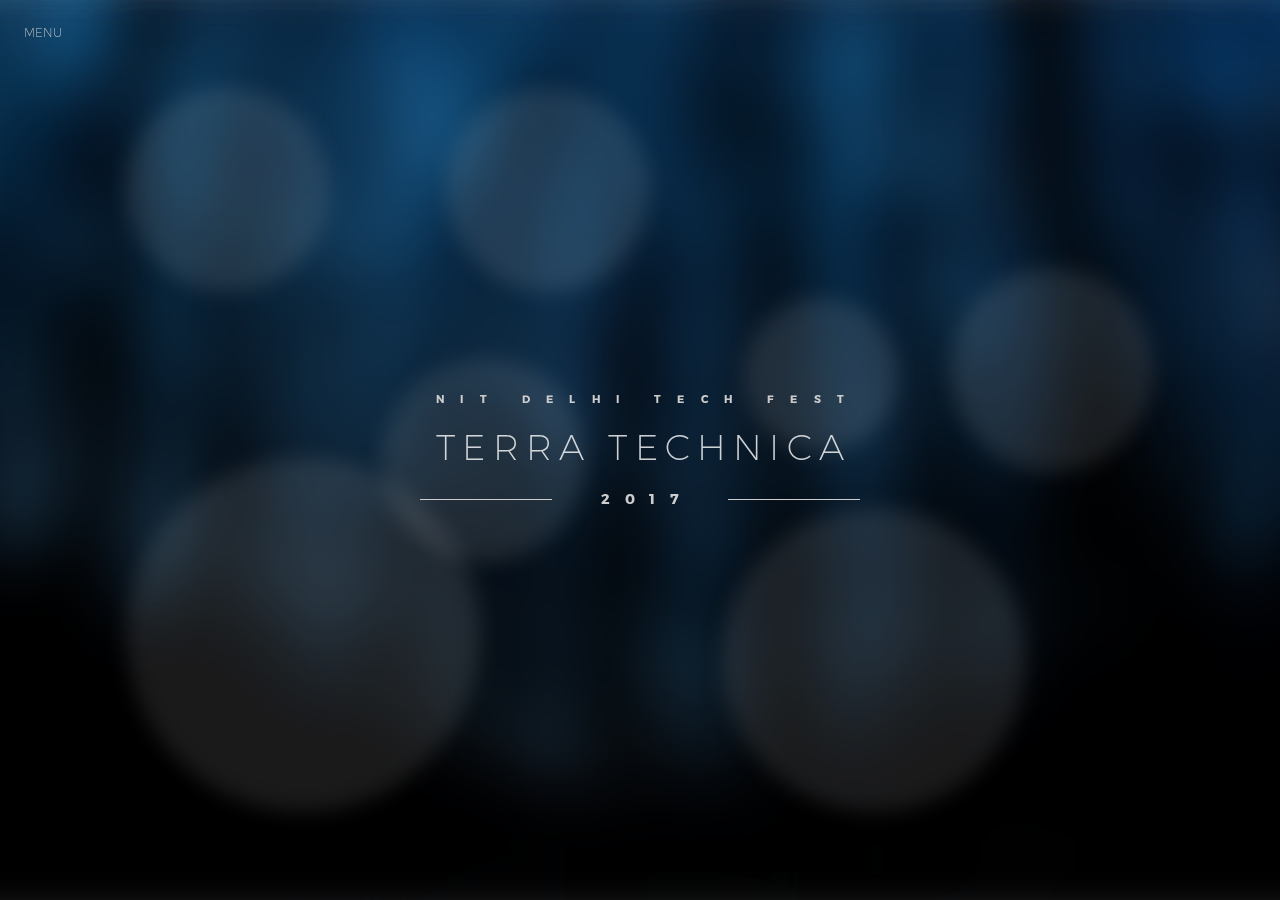
<file: index.html>
<!DOCTYPE html>

<html lang="en">
    <head>
        <meta charset="utf-8">
        <title>Terra Technica 2017</title>
        <meta name="viewport" content="width=device-width, initial-scale=1.0, user-scalable=no">
        
        <link rel="stylesheet" href="stylesheets/fonts.css">
        <link rel="stylesheet" href="stylesheets/reset.css">
        <link rel="stylesheet" href="stylesheets/animation.css">
        <link rel="stylesheet" href="stylesheets/main.css">
	</head>
    
    <body>
        <!-- Background -->

        <section class="bg">
            <div class="circle circle-1"></div>
            <div class="circle circle-2"></div>
            <div class="circle circle-3"></div>
            <div class="circle circle-4"></div>
            <div class="circle circle-5"></div>
            <div class="circle circle-hide-1 circle-6"></div>
            <div class="circle circle-hide-2 circle-7"></div>
        </section>

        <!-- Logo -->

        <section class="full-page v-center-wrap h-center-wrap" id="main-section">
            <div class="v-center-box logo">
                <div>NIT Delhi Tech Fest</div>
                <h1>Terra Technica</h1>
                <div class="strike"><span class="year">2017</span></div>
            </div>
            <small class="menu-btn" id="nav-btn">Menu</small>
        </section>

        <!-- Nav -->

        <nav class="full-page overlay h-center-wrap v-center-wrap primary-nav" id='primary-nav'>
            <div class="v-center-box">
                <ul>
                    <li><a href="index.html">Home</a></li>
                    <li>About Us</li>
                    <li><a href="event.html">Events</a></li>
                    <li><a href="initiative.html">Initiative</a></li>
                </ul>
            </div>
            <small id="nav-close-btn">Close</small>
        </nav>

        <script src="scripts/main.js"></script>
	</body>
</html>
</file>
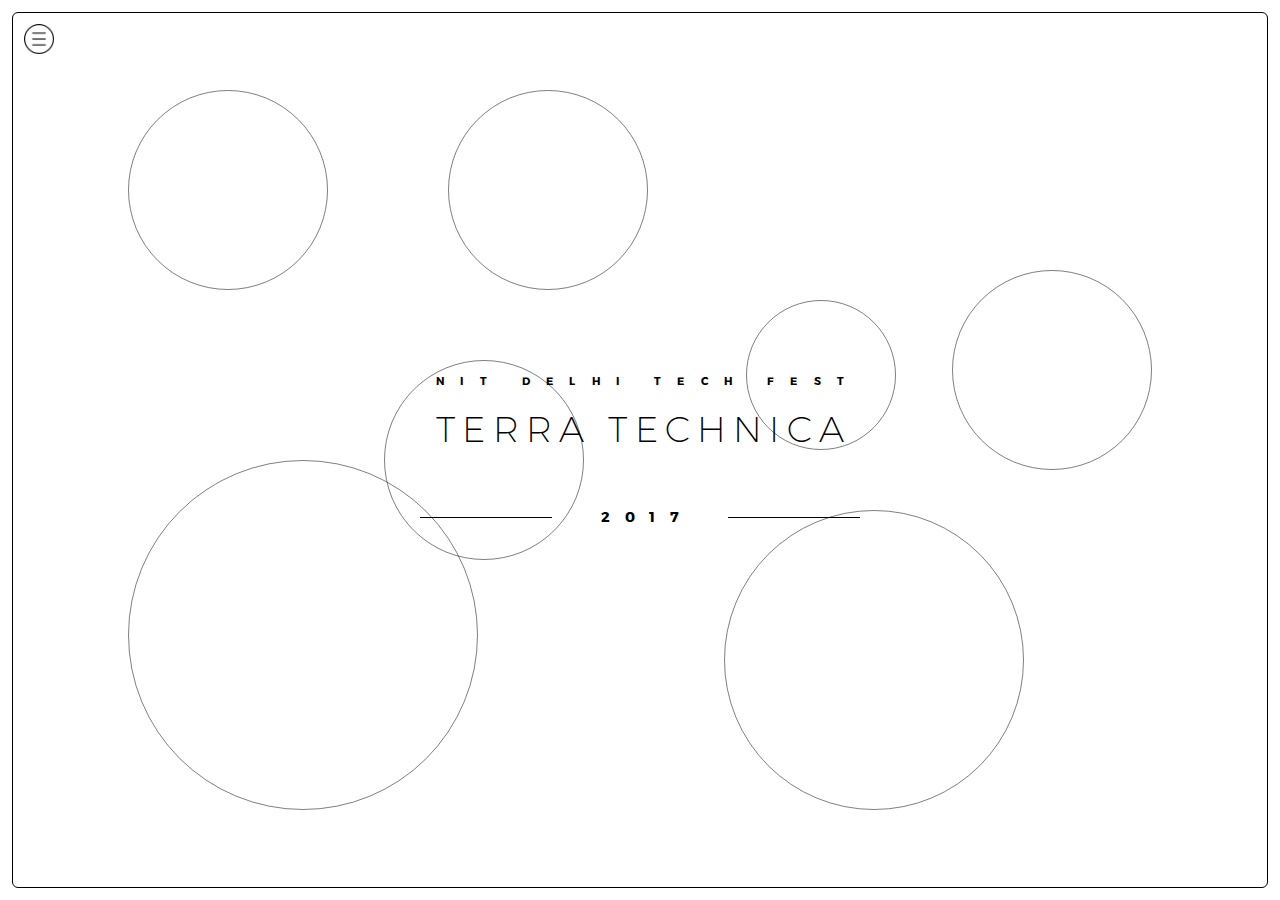
<file: Techfest-Black/index.html>
<!DOCTYPE html>

<html>
	<head>
		<meta charset="utf-8">
		<title>Terra Technica 2017</title>
		<meta name="viewport" content="width=device-width, initial-scale=1, user-scalable=no">

		<link rel="stylesheet" href="stylesheets/fonts.css">
		<link rel="stylesheet" href="stylesheets/reset.css">
		<link rel="stylesheet" href="stylesheets/animation.css">
		<link rel="stylesheet" href="stylesheets/style.css">
	</head>

	<body>
		<!-- Background -->

        <section class="bg-wrap full-page">
        	<div class="bg full-page">
        		<div class="circle circle-1"></div>
            	<div class="circle circle-2"></div>
	            <div class="circle circle-3"></div>
	            <div class="circle circle-4"></div>
	            <div class="circle circle-5"></div>
	            <div class="circle circle-hide-1 circle-6"></div>
	            <div class="circle circle-hide-2 circle-7"></div>
        	</div>
        </section>

        <!-- Home -->

        <section class="full-page v-center-wrap h-center-wrap">
         	<div class="v-center-box logo">
         		<div>NIT Delhi Tech Fest</div>
         		<h1>Terra Technica</h1>
         		<div class="strike"><span class="year">2017</span></div>
         	</div>
         	<img id="nav-show-icon" class="icon" src="assets/icons/menu.png">
         </section>

        <!-- Navigation -->

        <nav id="nav" class="primary-nav overlay full-page h-center-wrap">
        	<div class="nav-wrap v-center-wrap full-page">
	        	<ul class="v-center-box">
	        		<li>About</li>
	        		<li>Events</li>
	        		<li id="initiative-link">Initiative</li>
	        	</ul>
	        </div>
        	<img id="nav-hide-icon" class="icon" src="assets/icons/cross.png">
        </nav>

         <!-- Event Overlay -->

         <section class="event-page overlay full-page">
     		<section class="event-details">
        		<div class="event-details-wrap h-center">
	         		<h2>Event Title</h2>
	         		<p>
	         			This is a brief description of the event. It is supposed to give
	         			a general overview of the event and let the reader know what it is
	         			and what it is about.
	         		</p>
	         		<h3>Timings</h3>
	         		<p>
	         			Monday, 21st March<br>
	         			11:00 - 12:00
	         		</p>
	         		<h3>Rules</h3>
	         		<p>
	         			This is a detailed description of the event. It should specify each and
	         			every detail about the event. This can be long, and can be broken up
	         			into multiple paragraphs.
	         		</p>
	         		<p>
	         			This is the second paragraph. It contains further rules, and I'm just
	         			writing all this to full up space, so that this paragraph can be bigger.
	         		</p>
	         		<p>
	         			It can also contiain lists
	         		</p>
	         		<ul>
	         			<li>
	         				This is rule one.
	         			</li>
	         			<li>
	         				Another rule in the list.
	         			</li>
	         			<li>
	         				Rule three.
	         			</li>
	         		</ul>
	         		<h3>Contact</h3>
	         		<p>
	         			Pappu<br>
	         			9999911111
	         		</p>
	         	</div>
         		<a class="register-btn">Register</a>
         	</section>
         	<div class="event-image-wrap"><div class="event-image"></div></div>
        </section>

        <!-- Full Layout -->

        <section id="full-layout" class="overlay full-page">
        	<div id="full-layout-bg" class="background"></div>
        	<article class="container h-center">
        		<h1 class="h-center-wrap">Initiative</h1>
        		<h3>
        			You must be the change you want to see in the world.
        		</h3>
        		<p>
	                We, at NIT Delhi, aim to bring about the betterment in society by creating
	                positive change - however small or big the change may be. Keeping this in mind,
	                the Social Reformation Cell of NIT Delhi has taken an initiative - UDAAN,
	                which started on the 20th December, 2016.
	            </p>
	            <p>
	                Under UDAAN, we help to provide education to children who would otherwise be
	                unable to pay for school fees and are also currently living in slums.
	            </p>
	            <p>
	                As concerned citizens, we need to do something about this issue; something
	                meaningful, something concrete and something urgently. Because as a society,
	                we must realize that children are the future of our country and education
	                is the key to success.
	            </p>
        	</article>
        	<img id="full-layout-hide-icon" class="icon" src="assets/icons/cross.png">
        </section>

        <script src="scripts/three.js"></script>
        <script src="scripts/app.js"></script>
	</body>
</html>
</file>
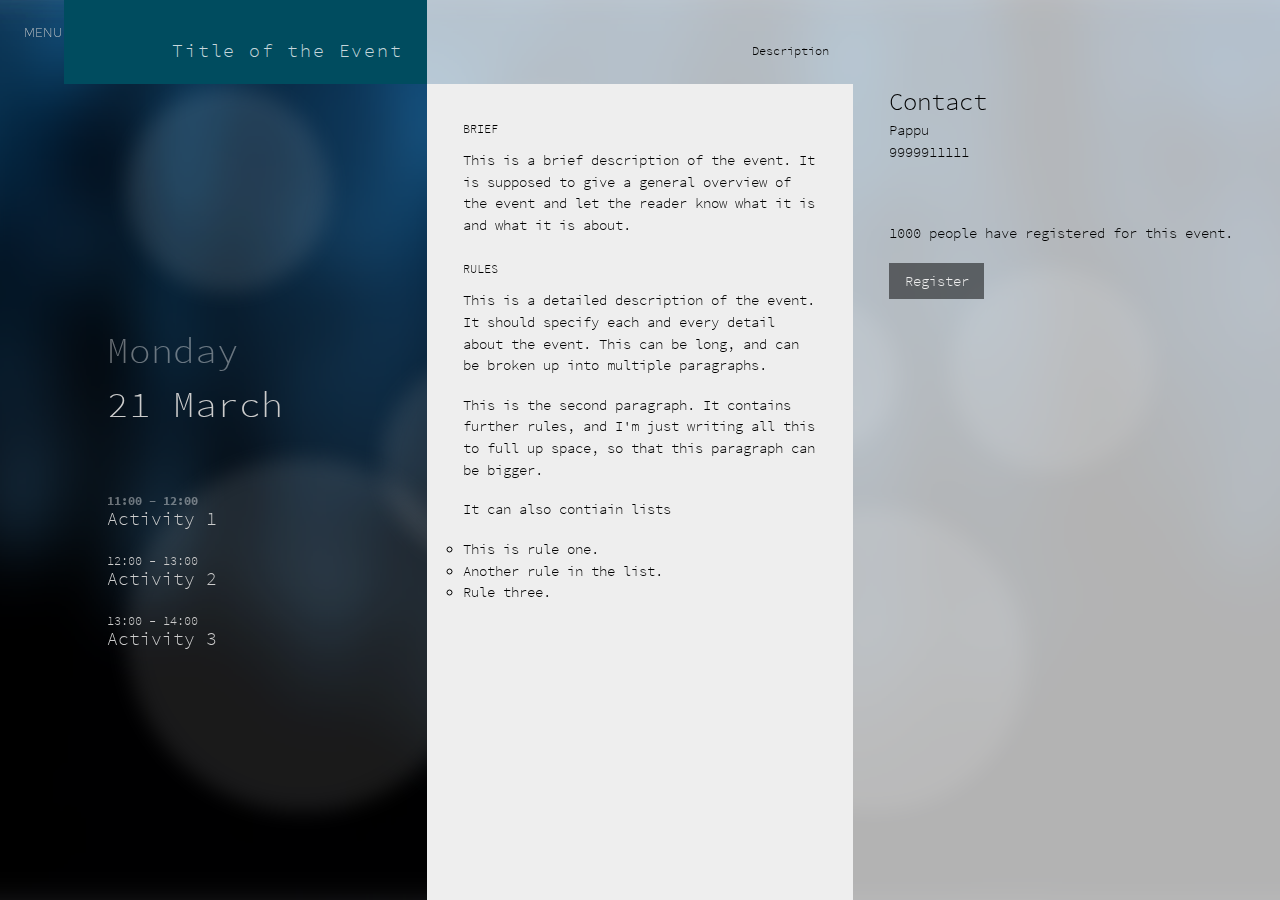
<file: event.html>
<!DOCTYPE html>

<html lang="en">
    <head>
        <meta charset="utf-8">
        <title>Terra Technica 2017</title>
        <meta name="viewport" content="width=device-width, initial-scale=1.0, user-scalable=no">
        
        <link rel="stylesheet" href="stylesheets/fonts.css">
        <link rel="stylesheet" href="stylesheets/reset.css">
        <link rel="stylesheet" href="stylesheets/animation.css">
        <link rel="stylesheet" href="stylesheets/main.css">
	</head>
    
    <body>
        <!-- Background -->

        <section class="bg">
            <div class="circle circle-1"></div>
            <div class="circle circle-2"></div>
            <div class="circle circle-3"></div>
            <div class="circle circle-4"></div>
            <div class="circle circle-5"></div>
            <div class="circle circle-hide-1 circle-6"></div>
            <div class="circle circle-hide-2 circle-7"></div>
        </section>

        <div class="full-page clearfix" id="main-section">

            <!--Title Section-->

            <section class="col-1-3 v-center-wrap left-pane-wrap">
                <div class="title-box title-box--first">
                    <h1 class="title-box--text">Title of the Event</h1>
                </div>

                <div class="v-center-box left-pane">
                    <div class="day">Monday</div>
                    <div class="date">21 March</div>

                    <div class="space-top time">11:00 - 12:00</div>
                    <div class="activity">Activity 1</div>
                    <div class="space-top-small">12:00 - 13:00</div>
                    <div class="activity">Activity 2</div>
                    <div class="space-top-small">13:00 - 14:00</div>
                    <div class="activity">Activity 3</div>
                </div>
            </section>

            <!--Description Section-->

            <section class="col-1-3 middle-pane">
                <div class="title-box">
                    <div class="title-box--text">
                        Description
                    </div>
                </div>

                <div class="full-page content">
                    <h4>Brief</h4>
                    <p>
                        This is a brief description of the event. It is supposed to give
                        a general overview of the event and let the reader know what it is
                        and what it is about.
                    </p>

                    <h4 class="space-top-small">Rules</h4>
                    <p>
                        This is a detailed description of the event. It should specify each and
                        every detail about the event. This can be long, and can be broken up
                        into multiple paragraphs.
                    </p>
                    <p class="space-para">
                        This is the second paragraph. It contains further rules, and I'm just
                        writing all this to full up space, so that this paragraph can be bigger.
                    </p>
                    <p class="space-para">It can also contiain lists</p>
                    <ul class="space-para">
                        <li>
                            This is rule one.
                        </li>
                        <li>
                            Another rule in the list.
                        </li>
                        <li>
                            Rule three.
                        </li>
                    </ul>
                </div>
            </section>

            <!--Extra Info Section-->

            <section class="col-1-3 right-pane">
                <h2>Contact</h2>
                <p>Pappu</p>
                <p>9999911111</p>

                <p class="space-top">
                    1000 people have registered for this event.
                </p>
                <a class="btn btn-cta space-para">Register</a>
            </section>
        </div>

        <small class="menu-btn" id="nav-btn">Menu</small>

        <!-- Nav -->

        <nav class="full-page overlay h-center-wrap v-center-wrap primary-nav" id='primary-nav'>
            <div class="v-center-box">
                <ul>
                    <li><a href="index.html">Home</a></li>
                    <li>About Us</li>
                    <li><a href="event.html">Events</a></li>
                    <li><a href="initiative.html">Initiative</a></li>
                </ul>
            </div>
            <small id="nav-close-btn">Close</small>
        </nav>

        <script src="scripts/main.js"></script>
	</body>
</html>
</file>
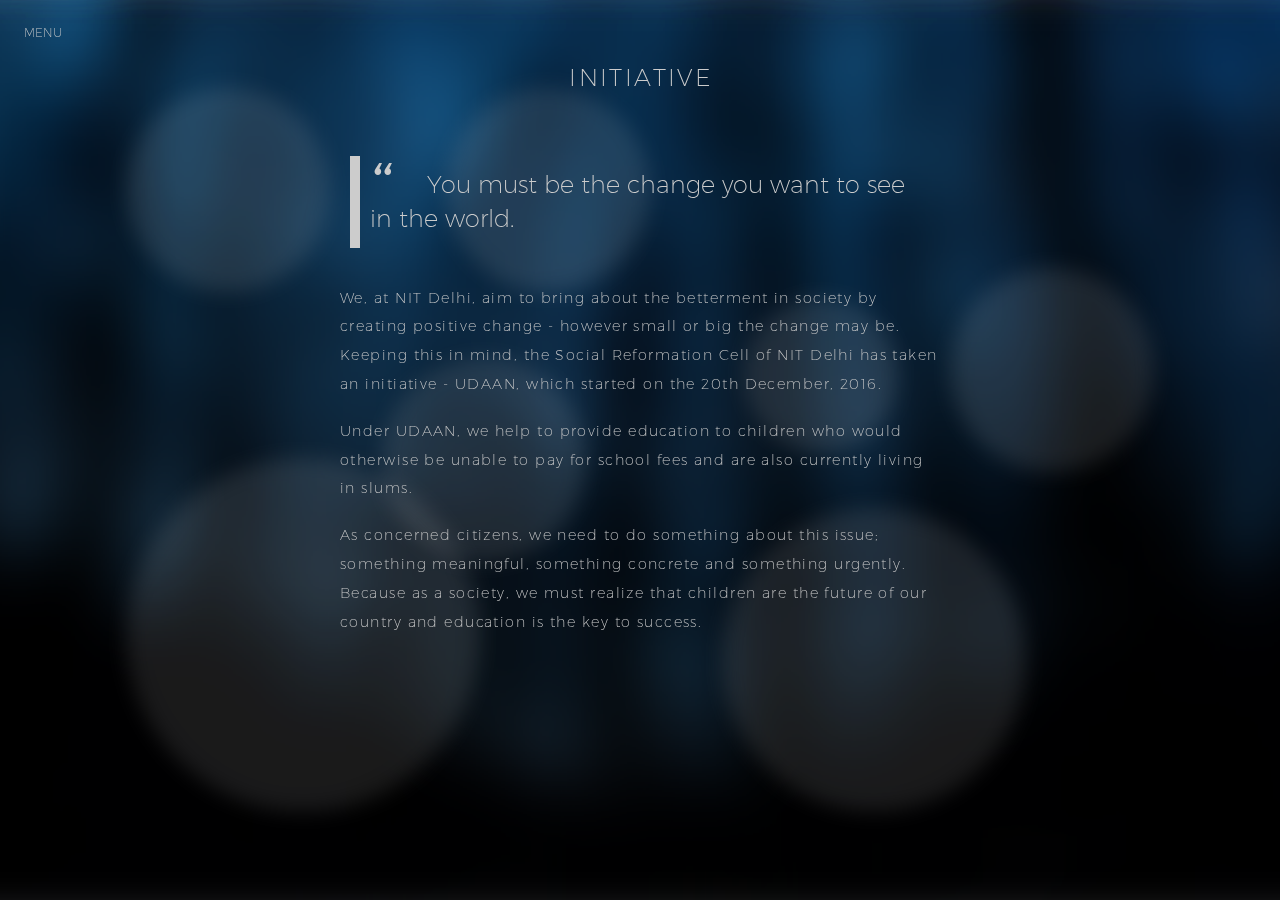
<file: initiative.html>
<!DOCTYPE html>

<html lang="en">
    <head>
        <meta charset="utf-8">
        <title>Terra Technica 2017</title>
        <meta name="viewport" content="width=device-width, initial-scale=1.0, user-scalable=no">
        
        <link rel="stylesheet" href="stylesheets/fonts.css">
        <link rel="stylesheet" href="stylesheets/reset.css">
        <link rel="stylesheet" href="stylesheets/animation.css">
        <link rel="stylesheet" href="stylesheets/main.css">
	</head>
    
    <body>
        <!-- Background -->

        <section class="bg">
            <div class="circle circle-1"></div>
            <div class="circle circle-2"></div>
            <div class="circle circle-3"></div>
            <div class="circle circle-4"></div>
            <div class="circle circle-5"></div>
            <div class="circle circle-hide-1 circle-6"></div>
            <div class="circle circle-hide-2 circle-7"></div>
        </section>

        <section class="container h-center alt-font" id="main-section">
            <h2 class="h-center-wrap caps">Initiative</h2>
            <blockquote class="space-top">
                You must be the change you want to see in the world.
            </blockquote>
            <p>
                We, at NIT Delhi, aim to bring about the betterment in society by creating
                positive change - however small or big the change may be. Keeping this in mind,
                the Social Reformation Cell of NIT Delhi has taken an initiative - UDAAN,
                which started on the 20th December, 2016.
            </p>
            <p class="space-para">
                Under UDAAN, we help to provide education to children who would otherwise be
                unable to pay for school fees and are also currently living in slums.
            </p>
            <p class="space-para">
                As concerned citizens, we need to do something about this issue; something
                meaningful, something concrete and something urgently. Because as a society,
                we must realize that children are the future of our country and education
                is the key to success.
            </p>
        </section>

        <small class="menu-btn" id="nav-btn">Menu</small>

        <!-- Nav -->

        <nav class="full-page overlay h-center-wrap v-center-wrap primary-nav" id='primary-nav'>
            <div class="v-center-box">
                <ul>
                    <li><a href="index.html">Home</a></li>
                    <li>About Us</li>
                    <li><a href="event.html">Events</a></li>
                    <li><a href="initiative.html">Initiative</a></li>
                </ul>
            </div>
            <small id="nav-close-btn">Close</small>
        </nav>

        <script src="scripts/main.js"></script>
	</body>
</html>
</file>
<file: stylesheets/fonts.css>
@font-face {
	font-family: 'Source Code Pro';
	font-weight: 200;
	font-style: normal;
	src: url('../assets/fonts/Source_Code_Pro/SourceCodePro-ExtraLight.ttf') format('truetype');
}

@font-face {
	font-family: 'Source Code Pro';
	font-weight: 300;
	font-style: normal;
	src: url('../assets/fonts/Source_Code_Pro/SourceCodePro-Light.ttf') format('truetype');
}

@font-face {
	font-family: 'Source Code Pro';
	font-weight: 400;
	font-style: normal;
	src: url('../assets/fonts/Source_Code_Pro/SourceCodePro-Regular.ttf') format('truetype');
}

@font-face {
	font-family: 'Source Code Pro';
	font-weight: 500;
	font-style: normal;
	src: url('../assets/fonts/Source_Code_Pro/SourceCodePro-Medium.ttf') format('truetype');
}

@font-face {
	font-family: 'Source Code Pro';
	font-weight: 600;
	font-style: normal;
	src: url('../assets/fonts/Source_Code_Pro/SourceCodePro-Semibold.ttf') format('truetype');
}

@font-face {
	font-family: 'Source Code Pro';
	font-weight: 700;
	font-style: normal;
	src: url('../assets/fonts/Source_Code_Pro/SourceCodePro-Bold.ttf') format('truetype');
}

@font-face {
	font-family: 'Source Code Pro';
	font-weight: 900;
	font-style: normal;
	src: url('../assets/fonts/Source_Code_Pro/SourceCodePro-Black.ttf') format('truetype');
}

@font-face {
	font-family: 'Montserrat';
	font-weight: 100;
	font-style: normal;
	src: url('../assets/fonts/montserrat/Montserrat-Hairline.otf') format('opentype');
}

@font-face {
	font-family: 'Montserrat';
	font-weight: 200;
	font-style: normal;
	src: url('../assets/fonts/montserrat/Montserrat-UltraLight.otf') format('opentype');
}

@font-face {
	font-family: 'Montserrat';
	font-weight: 300;
	font-style: normal;
	src: url('../assets/fonts/montserrat/Montserrat-Light.otf') format('opentype');
}
@font-face {
	font-family: 'Montserrat';
	font-weight: 400;
	font-style: normal;
	src: url('../assets/fonts/montserrat/Montserrat-Regular.otf') format('opentype');
}

@font-face {
	font-family: 'Montserrat';
	font-weight: 600;
	font-style: normal;
	src: url('../assets/fonts/montserrat/Montserrat-SemiBold.otf') format('opentype');
}

@font-face {
	font-family: 'Montserrat';
	font-weight: 700;
	font-style: normal;
	src: url('../assets/fonts/montserrat/Montserrat-Bold.otf') format('opentype');
}

@font-face {
	font-family: 'Montserrat';
	font-weight: 800;
	font-style: normal;
	src: url('../assets/fonts/montserrat/Montserrat-ExtraBold.otf') format('opentype');
}

@font-face {
	font-family: 'Montserrat';
	font-weight: 900;
	font-style: normal;
	src: url('../assets/fonts/montserrat/Montserrat-Black.otf') format('opentype');
}
</file>
<file: stylesheets/animation.css>
@keyframes motion-1 {
    0% {
        -webkit-transform: translate3d( 0, 0, 0 ), scale( 1 );
                transform: translate3d( 0, 0, 0 ), scale( 1 );
        opacity: 0.2;
    }
    25% {
        -webkit-transform: translate3d( 5%, 5%, 0), scale( 1.1 );
                transform: translate3d( 5%, 5%, 0), scale( 1.1 );
    }
    50% {
        -webkit-transform: translate3d( -5%, 5%, 0 ) scale( 1.2 );
                transform: translate3d( -5%, 5%, 0 ) scale( 1.2 );
        opacity: 0.1;
    }
    75% {
        -webkit-transform: translate3d( -5%, -5%, 0) scale( 1.1 );
                transform: translate3d( -5%, -5%, 0) scale( 1.1 );
    }
    100% {
        -webkit-transform: translate3d( 0, 0, 0 ) scale( 1 );
                transform: translate3d( 0, 0, 0 ) scale( 1 );
        opacity: 0.2;
    }
}

@keyframes motion-2 {
    0% {
        -webkit-transform: translate3d( 0, 0, 0 ), scale( 1 );
                transform: translate3d( 0, 0, 0 ), scale( 1 );
        opacity: 0.1;
    }
    20% {
        -webkit-transform: translate3d( 5%, 5%, 0), scale( 0.9 );
                transform: translate3d( 5%, 5%, 0), scale( 0.9 );
    }
    60% {
        -webkit-transform: translate3d( 5%, -5%, 0 ) scale( 0.8 );
                transform: translate3d( 5%, -5%, 0 ) scale( 0.8 );
        opacity: 0.2;
    }
    80% {
        -webkit-transform: translate3d( -5%, -5%, 0) scale( 0.9 );
                transform: translate3d( -5%, -5%, 0) scale( 0.9 );
    }
    100% {
        -webkit-transform: translate3d( 0, 0, 0 ) scale( 1 );
                transform: translate3d( 0, 0, 0 ) scale( 1 );
        opacity: 0.1;
    }
}
</file>
<file: stylesheets/main.css>
/*----------------------------------------------------------------.
|                       General Styles                            |
`----------------------------------------------------------------*/

html,
body {
    width: 100%;
    height: 100%;
    font: 300 12px/18px 'Source Code Pro', 'Consolas', 'Monaco', monospace;
    color: #ccc;
}

a {
    cursor: pointer;
    text-decoration: none;
    color: inherit;
}

.blur {
    -webkit-filter: blur( 50px );
            filter: blur( 50px );
    transition: all 500ms ease-in-out;
}

/*----------------------------------------------------------------.
|                            Typography                           |
`----------------------------------------------------------------*/

h1 {
    font-size: 1.5rem;
    letter-spacing: .1em;
    color: rgba(255, 255, 255, .8);
}

h2 {
    font-size: 2em;
    line-height: 1.5;
}

h4 {
    text-transform: uppercase;
    margin-bottom: 1em;
}

p {
    font-size: 1.2em;
    line-height: 1.5;
}

ul {
    list-style-type: circle;
}
li {
    font-size: 1.2em;
    line-height: 1.5;
}

blockquote {
    font-size: 2em;
    border-left: 10px solid #ccc;
    margin: 1.5em 10px;
    padding: 0.5em 10px;
    quotes: "\201C""\201D""\2018""\2019";
    line-height: 1.4;
}
blockquote:before {
    color: #ccc;
    content: open-quote;
    font-size: 4em;
    line-height: 0.1em;
    margin-right: 0.25em;
    vertical-align: -0.4em;
}

.alt-font {
    font-family: 'Montserrat';
    font-weight: 200;
}
.alt-font p {
    letter-spacing: .1em;
    line-height: 2;
}

.caps {
    text-transform: uppercase;
    letter-spacing: .1em;
    padding-left: .1em;
}

.strike {
    display: block;
    text-align: center;
    overflow: hidden;
    white-space: nowrap;
}
.strike span {
    position: relative;
    display: inline-block;
}
.strike span:before,
.strike span:after {
    content: '';
    position: absolute;
    top: 50%;
    width: 9999px;
    height: 1px;
    background: #ccc;
}
.strike span:before {
    right: 100%;
    margin-right: 35px;
}
.strike span:after {
    left: 100%;
    margin-left: 35px;
}

/*----------------------------------------------------------------.
|                            Centering                            |
`----------------------------------------------------------------*/

.h-center-wrap {
    text-align: center;
}
.h-center {
    margin-left: auto;
    margin-right: auto;
}

.v-center-wrap {
    font-size: 0;
}
.v-center-wrap:before {
    content: '';
    display: inline-block;
    height: 100%;
    vertical-align: middle;
}
.v-center-box {
    display: inline-block;
    vertical-align: middle;
    font-size: 1rem;
    max-width: 100%;
}

/*----------------------------------------------------------------.
|                             Pages                               |
`----------------------------------------------------------------*/

.full-page {
    width: 100%;
    height: 100%;
}

.overlay {
    position: fixed;
    top: 0;
    left: 0;
    background-color: rgba(0, 0, 0, .8);
    opacity: 0;
    pointer-events: none;
    transition: all 500ms ease-in-out;
}
.overlay-active {
    opacity: 1;
    pointer-events: all;
}

.container {
    max-width: 60rem;
    padding: 2rem;
}
@media all and (min-width: 700px) {
    .container {
        padding: 5rem;
    }
}

/*----------------------------------------------------------------.
|                            Clearfix                             |
`----------------------------------------------------------------*/

.clearfix:after {
    content: '';
    display: table;
    clear: both;
}

/*----------------------------------------------------------------.
|                              Grid                               |
`----------------------------------------------------------------*/

.col-1-3 {
    position: relative;
}
@media all and (min-width: 900px) {
    .col-1-3 {
        float: left;
        width: 33.3333333%;
        height: 100%;
    }
}

/*----------------------------------------------------------------.
|                             Spacing                             |
`----------------------------------------------------------------*/

.space-top {
    margin-top: 5rem;
}
.space-top-small {
    margin-top: 2rem;
}
.space-para {
    margin-top: 1.5rem;
}

/*----------------------------------------------------------------.
|                             Buttons                             |
`----------------------------------------------------------------*/

.btn {
    display: inline-block;
    font-size: 1.2em;
    line-height: 2;
    padding: .2em 1em;
    border: 1px solid rgba(0, 0, 0, .5);
}
.btn:active {
    background-color: rgba(0, 0, 0, .5);
    border-color: transparent;
    color: #eee;
}

.btn-cta {
    background-color: rgba(0, 0, 0, .5);
    border-color: transparent;
    color: #eee;
}
.btn-cta:active {
    background-color: black;
    color: white;
}

.menu-btn {
    font-size: 1rem;
    position: absolute;
    top: 2rem;
    left: 2rem;
    text-transform: uppercase;
    cursor: pointer;
    font-family: 'Montserrat';
    font-weight: 200;
}

/*----------------------------------------------------------------.
|                           Background                            |
`----------------------------------------------------------------*/

.bg {
    position: fixed;
    width: 100%;
    height: 100%;
    background-image: url(../assets/images/bg.png);
    background-position: center;
    background-size: cover;
    z-index: -1000;
}
.circle {
    position: absolute;
    opacity: 0.2;
    border-radius: 50%;
    background-color: rgba(255, 255, 255, .5);
    box-shadow: 0 0 10px rgba(255, 255, 255, .5);
    -webkit-filter: blur( 10px );
            filter: blur( 10px );
}
.circle-hide-1,
.circle-hide-2 { display: hidden; }
.circle-1 {
    width: 200px; height: 200px; top: 10%; left: 10%;
    -webkit-animation: motion-1 10s infinite alternate-reverse;
            animation: motion-1 10s infinite alternate-reverse;
}
.circle-2 { 
    width: 100px; height: 100px; top: 30%; right: 10%;
    -webkit-animation: motion-1 10s infinite normal;
            animation: motion-1 10s infinite normal;
}
.circle-3{
    width: 150px; height: 150px; top: 40%; left: 30%;
    -webkit-animation: motion-2 10s infinite normal;
            animation: motion-2 10s infinite normal;
}
.circle-4 {
    width: 250px; height: 250px; bottom: 10%;  left: 10%;
    -webkit-animation: motion-1 10s infinite reverse;
            animation: motion-1 10s infinite reverse;
}
.circle-5 {
    width: 100px; height: 100px; bottom: 20%; right: 20%;
    -webkit-animation: motion-2 10s infinite reverse;
            animation: motion-2 10s infinite reverse;
}
@media all and (min-width: 700px) {
    .circle-hide-1 { display: block; }
    .circle-2 { width: 200px; height: 200px; top: 30%; right: 10%; }
    .circle-6 {
        width: 150px; height: 150px; bottom: 50%; right: 30%;
        -webkit-animation: motion-1 10s infinite alternate;
                animation: motion-1 10s infinite alternate;
    }
}
@media all and (min-width: 1000px) {
    .circle-hide-2 { display: block; }
    .circle-3 { width: 200px; height: 200px;    top: 40%;  left: 30%; }
    .circle-4 { width: 350px; height: 350px; bottom: 10%;  left: 10%; }
    .circle-5 { width: 300px; height: 300px; bottom: 10%; right: 20%; }
    .circle-7 {
        width: 200px; height: 200px; top: 10%; left: 35%;
        -webkit-animation: motion-2 10s infinite alternate;
                animation: motion-2 10s infinite alternate;
    }
}
@media all and (min-width: 1300px) {
    .circle-2 { width: 350px; height: 350px;    top: 20%; right: 10%; }
    .circle-3 { width: 300px; height: 300px;    top: 40%;  left: 30%; }
    .circle-4 { width: 400px; height: 400px; bottom: 10%;  left: 10%; }
    .circle-7 { width: 250px; height: 250px;    top: 10%;  left: 35%; }
}

/*----------------------------------------------------------------.
|                              Home                               |
`----------------------------------------------------------------*/

.logo {
    font-size: .6rem;
    line-height: 1.5;
    text-transform: uppercase;
    font-weight: 700;
    font-family: 'Montserrat';
}
.logo div:first-child {
    font-size: .9em;
    letter-spacing: 1.5em;
    padding-left: 1.5em;
}
.logo h1 {
    font-size: 3em;
    letter-spacing: .2em;
    padding-left: .2em;
    line-height: 2.25;
    font-weight: 200;
}
.logo .year {
    font-size: 1.2em;
    letter-spacing: 1em;
    margin-right: 0em;
    padding-left: 1em;
}
@media all and (min-width: 500px) {
    .logo {
        font-size: .75rem;
    }
}
@media all and (min-width: 700px) {
    .logo {
        font-size: 1rem;
    }
}

/*----------------------------------------------------------------.
|                            Navigation                           |
`----------------------------------------------------------------*/

.primary-nav {
    font-family: 'Montserrat';
    font-weight: 200;
    text-transform: uppercase;
    overflow: auto;
}
.primary-nav ul {
    list-style-type: none;
}
.primary-nav li {
    letter-spacing: .2em;
    padding-left: .2em;
    line-height: 5em;
    font-size: 1.5em;   
}
.primary-nav small {
    font-size: 1rem;
    position: absolute;
    top: 2em;
    right: 2em;
    cursor: pointer;
}

/*----------------------------------------------------------------.
|                             Events                              |
`----------------------------------------------------------------*/

.title-box {
    position: absolute;
    top: 0;
    right: 0;
    width: 100%;
    height: 7rem;
    background-color: rgba(255, 255, 255, .7);
}
.title-box--first {
    width: 85%;
    background-color: #004C5F;
}
.title-box--text {
    position: absolute;
    right: 2rem;
    bottom: 2rem;
}

.left-pane-wrap {
    overflow: auto;
}
.left-pane {
    padding-left: 25%;
    padding-top: 10rem;
    padding-bottom: 4rem;
}
.left-pane .day,
.left-pane .date {
    font-size: 3em;
    line-height: 1.5;
}
.left-pane .day,
.left-pane .time {
    color: rgba(255, 255, 255, .4);
}
.left-pane .time {
    font-weight: 700;
}
.left-pane .activity {
    font-size: 1.5em;
}

.middle-pane {
    padding-top: 7rem;
    color: #000;
}
.middle-pane .content {
    background-color: #eee;
    padding: 3rem;
    overflow: auto;
}

.right-pane {
    padding: 7rem 3rem;
    background-color: rgba(255, 255, 255, .7);
    color: #000;
    overflow: auto;
}
</file>
<file: Techfest-Black/stylesheets/fonts.css>
@font-face {
	font-family: 'Montserrat';
	font-weight: 200;
	font-style: normal;
	src: url('../assets/fonts/montserrat/Montserrat-UltraLight.otf') format('opentype');
}

@font-face {
	font-family: 'Montserrat';
	font-weight: 700;
	font-style: normal;
	src: url('../assets/fonts/montserrat/Montserrat-Bold.otf') format('opentype');
}

@font-face {
	font-family: 'Source Sans Pro';
	font-weight: 300;
	font-style: normal;
	src: url('../assets/fonts/source-sans-pro/SourceSansPro-Light.otf') format('opentype');
}
</file>
<file: Techfest-Black/stylesheets/animation.css>
@keyframes motion-1 {
    0% {
        -webkit-transform: translate3d( 0, 0, 0 ), scale( 1 );
                transform: translate3d( 0, 0, 0 ), scale( 1 );
    }
    25% {
        -webkit-transform: translate3d( 5%, 5%, 0), scale( 1.1 );
                transform: translate3d( 5%, 5%, 0), scale( 1.1 );
    }
    50% {
        -webkit-transform: translate3d( -5%, 5%, 0 ) scale( 1.2 );
                transform: translate3d( -5%, 5%, 0 ) scale( 1.2 );
    }
    75% {
        -webkit-transform: translate3d( -5%, -5%, 0) scale( 1.1 );
                transform: translate3d( -5%, -5%, 0) scale( 1.1 );
    }
    100% {
        -webkit-transform: translate3d( 0, 0, 0 ) scale( 1 );
                transform: translate3d( 0, 0, 0 ) scale( 1 );
    }
}

@keyframes motion-2 {
    0% {
        -webkit-transform: translate3d( 0, 0, 0 ), scale( 1 );
                transform: translate3d( 0, 0, 0 ), scale( 1 );
    }
    20% {
        -webkit-transform: translate3d( 5%, 5%, 0), scale( 0.9 );
                transform: translate3d( 5%, 5%, 0), scale( 0.9 );
    }
    60% {
        -webkit-transform: translate3d( 5%, -5%, 0 ) scale( 0.8 );
                transform: translate3d( 5%, -5%, 0 ) scale( 0.8 );
    }
    80% {
        -webkit-transform: translate3d( -5%, -5%, 0) scale( 0.9 );
                transform: translate3d( -5%, -5%, 0) scale( 0.9 );
    }
    100% {
        -webkit-transform: translate3d( 0, 0, 0 ) scale( 1 );
                transform: translate3d( 0, 0, 0 ) scale( 1 );
    }
}
</file>
<file: Techfest-Black/stylesheets/style.css>
/*----------------------------------------------------------------.
|                       General Styles                            |
`----------------------------------------------------------------*/

html, body {
	width: 100%;
	height: 100%;
	font: 200 12px/18px 'Montserrat';
}

*::-webkit-scrollbar {
    width: 9px;
}
*::-webkit-scrollbar-track {
    background-color: rgba(0, 0, 0, 0);
}
*::-webkit-scrollbar-thumb {
    border: 3px solid #bbb;
}

/*----------------------------------------------------------------.
|                            Typography                           |
`----------------------------------------------------------------*/

h1,
h2 {
	font-size: 3em;
	font-weight: 700;
	line-height: 1.1;
	margin-bottom: 1em;
}
h1 {
    text-transform: uppercase;
    letter-spacing: .1em;
}
h3 {
	font-size: 2em;
	line-height: 1.1;
	font-weight: 700;
	margin: 1em 0;
}

p, ul {
	font-family: 'Source Sans Pro';
	font-size: 1.5em;
	line-height: 1.5;
	letter-spacing: .05em;
	margin-bottom: 1em;
}
ul {
	list-style-type: circle;
}
p:last-child,
ul:last-child {
	margin-bottom: 0;
}

.strike {
    display: block;
    text-align: center;
    overflow: hidden;
    white-space: nowrap;
}
.strike span {
    position: relative;
    display: inline-block;
}
.strike span:before,
.strike span:after {
    content: '';
    position: absolute;
    top: 50%;
    width: 9999px;
    height: 1px;
    background-color: black;
}
.strike span:before {
    right: 100%;
    margin-right: 35px;
}
.strike span:after {
    left: 100%;
    margin-left: 35px;
}

/*----------------------------------------------------------------.
|                            Centering                            |
`----------------------------------------------------------------*/

.h-center-wrap {
    text-align: center;
}
.h-center {
    margin-left: auto;
    margin-right: auto;
}

.v-center-wrap {
    font-size: 0;
}
.v-center-wrap:before {
    content: '';
    display: inline-block;
    height: 100%;
    vertical-align: middle;
}
.v-center-box {
    display: inline-block;
    vertical-align: middle;
    font-size: 1rem;
    max-width: 100%;
}

/*----------------------------------------------------------------.
|                             Pages                               |
`----------------------------------------------------------------*/

.full-page {
    width: 100%;
    height: 100%;
}

.overlay {
    position: fixed;
    top: 0;
    left: 0;
    opacity: 0;
    background-color: white;
    pointer-events: none;
    transition: all 500ms ease-in-out;
    z-index: 1000;
}
.overlay-active {
    opacity: 1;
    pointer-events: all;
}

.container {
    max-width: 40rem;
    max-height: 100%;
    padding: 4rem 3em;
    overflow: auto;
    -webkit-overflow-scrolling: touch;
}

/*----------------------------------------------------------------.
|                            Clearfix                             |
`----------------------------------------------------------------*/

.clearfix:after {
    content: '';
    display: table;
    clear: both;
}

/*----------------------------------------------------------------.
|                        Icons and Images                         |
`----------------------------------------------------------------*/

.icon {
    position: absolute;
    left: 2rem;
    top: 2rem;
    width: 2.5rem;
    height: 2.5rem;
    cursor: pointer;
}

/*----------------------------------------------------------------.
|                              Home                               |
`----------------------------------------------------------------*/

.logo {
    font-size: .6rem;
    line-height: 1.5;
    text-transform: uppercase;
    font-weight: 700;
}
.logo div:first-child {
    font-size: .9em;
    letter-spacing: 1.5em;
    padding-left: 1.5em;
}
.logo h1 {
    font-size: 3em;
    letter-spacing: .2em;
    padding-left: .2em;
    line-height: 2.25;
    font-weight: 200;
}
.logo .year {
    font-size: 1.2em;
    letter-spacing: 1em;
    margin-right: 0em;
    padding-left: 1em;
}
@media all and (min-width: 500px) {
    .logo {
        font-size: .75rem;
    }
}
@media all and (min-width: 700px) {
    .logo {
        font-size: 1rem;
    }
}

/*----------------------------------------------------------------.
|                           Navigation                            |
`----------------------------------------------------------------*/

.primary-nav {
    padding: 1rem;
}
.nav-wrap {
    border: 1px solid black;
    border-radius: .5rem;
    overflow: auto;
    padding: 1rem;
}
.primary-nav ul {
    list-style-type: none;
}
.primary-nav li {
    font-family: 'Montserrat';
    font-weight: 700;
    text-transform: uppercase;
    line-height: 4;
    letter-spacing: .3em;
    padding-left: .3em;
    cursor: pointer;
}

/*----------------------------------------------------------------.
|                              Event                              |
`----------------------------------------------------------------*/

.event-details-wrap {
    padding: 4rem 3rem 8rem 3rem;
    max-width: 35rem;
    max-height: 100%;
    overflow: auto;
}
.event-details {
    position: relative;
    float: right;
    height: 100%;
    border-left: 1px solid black;
}
.event-details,
.register-btn {
    width: 100%;
}
.register-btn {
    position: fixed;
    bottom: 0;
    line-height: 4rem;
    background-color: white;
    text-align: center;
    font-weight: 700;
    text-transform: uppercase;
    letter-spacing: .2em;
    padding-left: .2em;
    cursor: pointer;
    border: 1px solid black;
    border-left: 0;
}
.register-btn:active,
.register-btn-registered {
    background-color: black;
    color: white;
}
.event-image-wrap {
    padding-right: 25%;
    height: 100%;
    display: none;
}
.event-image {
    height: 100%;
}
@media all and (min-width: 600px) {
    .event-image-wrap {
        display: block;
        padding-right: 50%;
    }
    .event-details,
    .register-btn {
        width: 50%;
    }
}
@media all and (min-width: 900px) {
    .event-image-wrap {
        padding-right: 30rem;
    }
    .event-details,
    .register-btn {
        width: 30rem;
    }
}

/*----------------------------------------------------------------.
|                           Background                            |
`----------------------------------------------------------------*/

.background {
    width: 100%;
    height: 100%;
    position: absolute;
    top: 0;
    left: 0;
    z-index: -1000;
    overflow: hidden;
}

.bg-wrap {
	padding: 1rem;
	position: absolute;
	z-index: -1000;
}
.bg {
    width: 100%;
    height: 100%;
    background-position: center;
    background-size: cover;
    border: 1px solid black;
    border-radius: .5rem;
}
.circle {
    position: absolute;
    opacity: .5;
    border: 1px solid black;
    border-radius: 50%;
}
.circle-hide-1,
.circle-hide-2 { display: hidden; }
.circle-1 {
    width: 200px; height: 200px; top: 10%; left: 10%;
    -webkit-animation: motion-1 10s infinite alternate-reverse;
            animation: motion-1 10s infinite alternate-reverse;
}
.circle-2 { 
    width: 100px; height: 100px; top: 30%; right: 10%;
    -webkit-animation: motion-1 10s infinite normal;
            animation: motion-1 10s infinite normal;
}
.circle-3{
    width: 150px; height: 150px; top: 40%; left: 30%;
    -webkit-animation: motion-2 10s infinite normal;
            animation: motion-2 10s infinite normal;
}
.circle-4 {
    width: 250px; height: 250px; bottom: 10%;  left: 10%;
    -webkit-animation: motion-1 10s infinite reverse;
            animation: motion-1 10s infinite reverse;
}
.circle-5 {
    width: 100px; height: 100px; bottom: 20%; right: 20%;
    -webkit-animation: motion-2 10s infinite reverse;
            animation: motion-2 10s infinite reverse;
}
@media all and (min-width: 700px) {
    .circle-hide-1 { display: block; }
    .circle-2 { width: 200px; height: 200px; top: 30%; right: 10%; }
    .circle-6 {
        width: 150px; height: 150px; bottom: 50%; right: 30%;
        -webkit-animation: motion-1 10s infinite alternate;
                animation: motion-1 10s infinite alternate;
    }
}
@media all and (min-width: 1000px) {
    .circle-hide-2 { display: block; }
    .circle-3 { width: 200px; height: 200px;    top: 40%;  left: 30%; }
    .circle-4 { width: 350px; height: 350px; bottom: 10%;  left: 10%; }
    .circle-5 { width: 300px; height: 300px; bottom: 10%; right: 20%; }
    .circle-7 {
        width: 200px; height: 200px; top: 10%; left: 35%;
        -webkit-animation: motion-2 10s infinite alternate;
                animation: motion-2 10s infinite alternate;
    }
}
@media all and (min-width: 1300px) {
    .circle-2 { width: 350px; height: 350px;    top: 20%; right: 10%; }
    .circle-3 { width: 300px; height: 300px;    top: 40%;  left: 30%; }
    .circle-4 { width: 400px; height: 400px; bottom: 10%;  left: 10%; }
    .circle-7 { width: 250px; height: 250px;    top: 10%;  left: 35%; }
}
</file>
